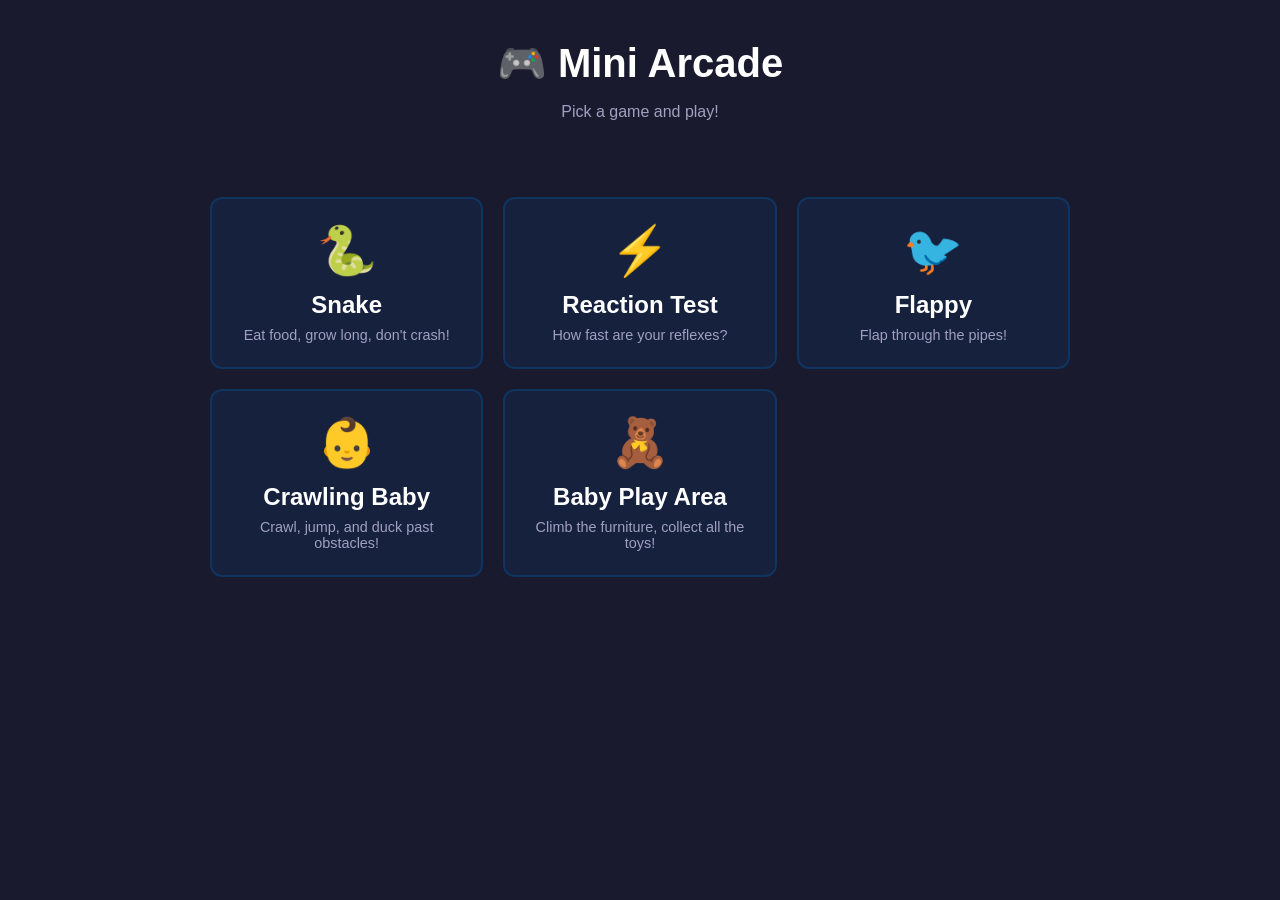
<file: index.html>
<!DOCTYPE html>
<html>
<head>
  <meta charset="UTF-8">
  <meta name="viewport" content="width=device-width, initial-scale=1.0">
  <title>Mini Arcade</title>
  <link rel="stylesheet" href="style.css">
</head>
<body>
  <header>
    <h1>🎮 Mini Arcade</h1>
    <p>Pick a game and play!</p>
  </header>

  <main class="game-grid">
    <a href="games/snake.html" class="game-card">
      <div class="game-icon">🐍</div>
      <h2>Snake</h2>
      <p>Eat food, grow long, don't crash!</p>
    </a>

    <a href="games/reaction.html" class="game-card">
      <div class="game-icon">⚡</div>
      <h2>Reaction Test</h2>
      <p>How fast are your reflexes?</p>
    </a>

    <a href="games/flappy.html" class="game-card">
      <div class="game-icon">🐦</div>
      <h2>Flappy</h2>
      <p>Flap through the pipes!</p>
    </a>

    <a href="games/flappy-baby.html" class="game-card">
      <div class="game-icon">👶</div>
      <h2>Crawling Baby</h2>
      <p>Crawl, jump, and duck past obstacles!</p>
    </a>

    <a href="games/baby-play-area.html" class="game-card">
      <div class="game-icon">🧸</div>
      <h2>Baby Play Area</h2>
      <p>Climb the furniture, collect all the toys!</p>
    </a>

    <!-- Add new game cards here -->
  </main>
</body>
</html>
</file>
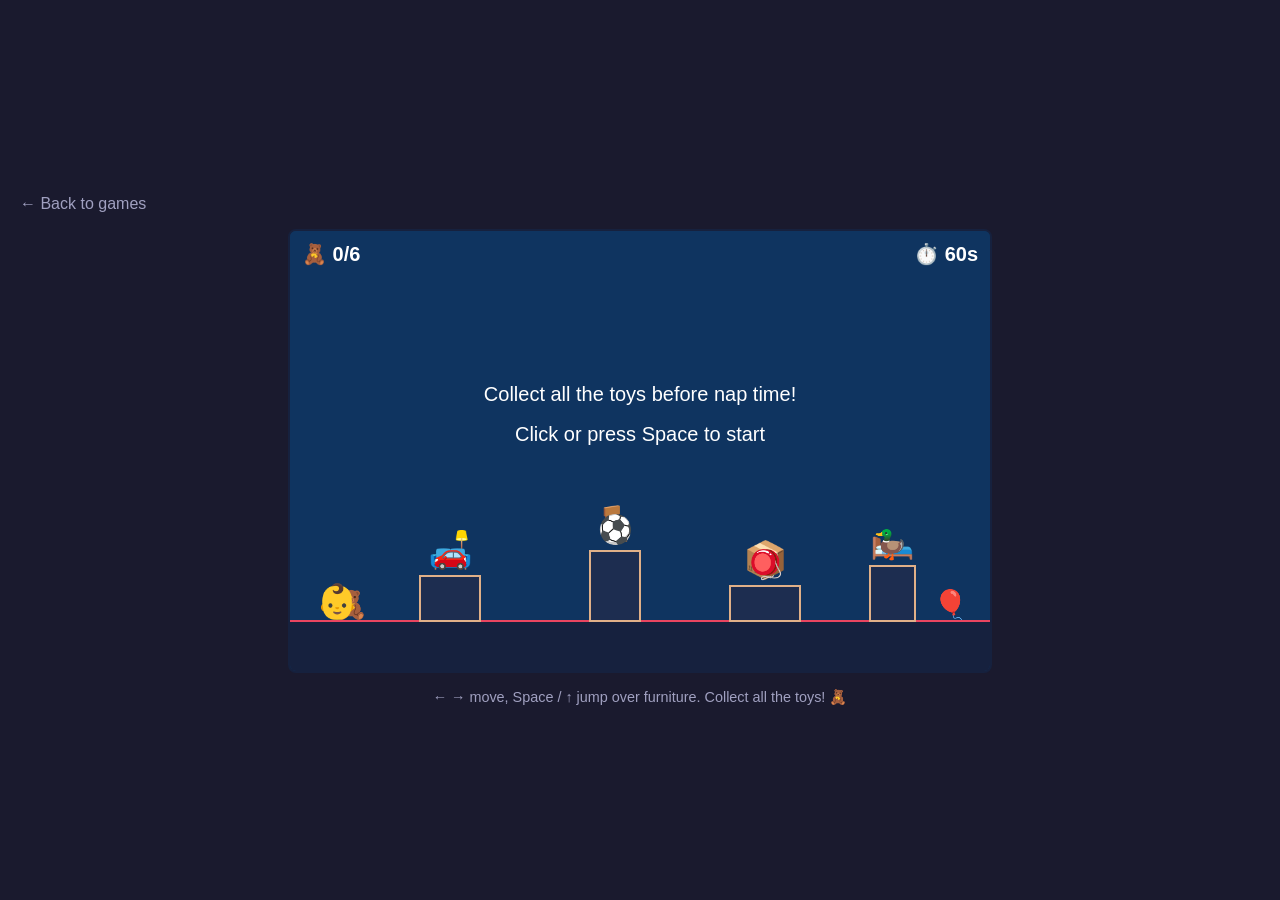
<file: games/baby-play-area.html>
<!DOCTYPE html>
<html>
<head>
  <meta charset="UTF-8">
  <meta name="viewport" content="width=device-width, initial-scale=1.0">
  <title>Baby Play Area - Mini Arcade</title>
  <link rel="stylesheet" href="../style.css">
</head>
<body class="game-body">
  <a href="../index.html" class="back-link">← Back to games</a>
  <canvas id="game" width="700" height="440"></canvas>
  <p class="hint">← → move, Space / ↑ jump over furniture. Collect all the toys! 🧸</p>
  <script>
    const canvas = document.getElementById('game');
    const ctx = canvas.getContext('2d');

    // Game constants
    const GRAVITY = 0.7;
    const JUMP = -13;
    const MOVE_SPEED = 4;
    const FLOOR_Y = canvas.height - 50;
    const BABY_W = 34;
    const BABY_H = 34;

    // Obstacles (furniture to climb over)
    const OBSTACLES = [
      { x: 130, w: 60, h: 45, label: '🛋️' },  // couch
      { x: 300, w: 50, h: 70, label: '🪑' },  // chair stack
      { x: 440, w: 70, h: 35, label: '📦' },  // toy box
      { x: 580, w: 45, h: 55, label: '🛏️' },  // bed
    ];

    // Toys to collect (some up high, need jumping off furniture)
    const TOYS_START = [
      { x: 60, y: FLOOR_Y - 15, emoji: '🧸' },
      { x: 160, y: FLOOR_Y - 45 - 20, emoji: '🚗' },   // on the couch
      { x: 325, y: FLOOR_Y - 70 - 20, emoji: '⚽' },   // on the chair
      { x: 475, y: FLOOR_Y - 35 - 20, emoji: '🪀' },   // on the toy box
      { x: 600, y: FLOOR_Y - 55 - 20, emoji: '🦆' },   // on the bed
      { x: 660, y: FLOOR_Y - 15, emoji: '🎈' },
    ];
    const TOY_R = 14;

    // Game state
    let baby, toys, collected, timeLeft, lastTime;
    let state = 'start'; // start → playing → won → lost
    const keys = {};

    function reset() {
      baby = { x: 30, y: FLOOR_Y - BABY_H, vy: 0, onGround: true };
      toys = TOYS_START.map(t => ({ ...t }));
      collected = 0;
      timeLeft = 60;
      lastTime = null;
    }

    function startOrRestart() {
      if (state !== 'playing') {
        reset();
        state = 'playing';
      }
    }

    document.addEventListener('keydown', (e) => {
      if (['Space', 'ArrowUp', 'ArrowDown', 'ArrowLeft', 'ArrowRight'].includes(e.code)) {
        e.preventDefault();
      }
      keys[e.code] = true;
      if (state !== 'playing' && (e.code === 'Space' || e.code === 'Enter')) startOrRestart();
    });
    document.addEventListener('keyup', (e) => { keys[e.code] = false; });
    canvas.addEventListener('click', startOrRestart);

    function babyBox() {
      return { left: baby.x, right: baby.x + BABY_W, top: baby.y, bottom: baby.y + BABY_H };
    }

    function update(dt) {
      if (state !== 'playing') return;

      // Timer
      timeLeft -= dt;
      if (timeLeft <= 0) {
        timeLeft = 0;
        state = 'lost';
        return;
      }

      // Horizontal movement
      if (keys['ArrowLeft']) baby.x -= MOVE_SPEED;
      if (keys['ArrowRight']) baby.x += MOVE_SPEED;
      baby.x = Math.max(0, Math.min(canvas.width - BABY_W, baby.x));

      // Jump
      if ((keys['Space'] || keys['ArrowUp']) && baby.onGround) {
        baby.vy = JUMP;
        baby.onGround = false;
      }

      // Gravity
      baby.vy += GRAVITY;
      baby.y += baby.vy;

      // Land on floor
      if (baby.y + BABY_H >= FLOOR_Y) {
        baby.y = FLOOR_Y - BABY_H;
        baby.vy = 0;
        baby.onGround = true;
      }

      // Furniture collisions: land on top, block from sides
      const bb = babyBox();
      for (const ob of OBSTACLES) {
        const top = FLOOR_Y - ob.h;
        const overlapX = bb.right > ob.x && bb.left < ob.x + ob.w;
        if (!overlapX) continue;

        const falling = baby.vy >= 0;
        const feetNearTop = bb.bottom <= top + 12;
        if (falling && feetNearTop && bb.bottom > top) {
          // Land on top
          baby.y = top - BABY_H;
          baby.vy = 0;
          baby.onGround = true;
        } else if (bb.bottom > top + 12 && bb.top < FLOOR_Y) {
          // Push out sideways
          if (baby.x + BABY_W / 2 < ob.x + ob.w / 2) {
            baby.x = ob.x - BABY_W;
          } else {
            baby.x = ob.x + ob.w;
          }
        }
      }

      // Collect toys
      const cx = baby.x + BABY_W / 2;
      const cy = baby.y + BABY_H / 2;
      for (const toy of toys) {
        if (!toy.got && Math.hypot(toy.x - cx, toy.y - cy) < TOY_R + BABY_W / 2) {
          toy.got = true;
          collected++;
        }
      }
      if (collected === toys.length) state = 'won';
    }

    function draw() {
      // Room
      ctx.fillStyle = '#0f3460';
      ctx.fillRect(0, 0, canvas.width, canvas.height);

      // Floor
      ctx.fillStyle = '#16213e';
      ctx.fillRect(0, FLOOR_Y, canvas.width, canvas.height - FLOOR_Y);
      ctx.strokeStyle = '#e94560';
      ctx.lineWidth = 2;
      ctx.beginPath();
      ctx.moveTo(0, FLOOR_Y);
      ctx.lineTo(canvas.width, FLOOR_Y);
      ctx.stroke();

      // Furniture
      ctx.font = '36px "Segoe UI", sans-serif';
      ctx.textAlign = 'center';
      ctx.textBaseline = 'bottom';
      for (const ob of OBSTACLES) {
        ctx.fillStyle = '#1d2d50';
        ctx.fillRect(ob.x, FLOOR_Y - ob.h, ob.w, ob.h);
        ctx.strokeStyle = '#e0b088';
        ctx.lineWidth = 2;
        ctx.strokeRect(ob.x, FLOOR_Y - ob.h, ob.w, ob.h);
        ctx.fillText(ob.label, ob.x + ob.w / 2, FLOOR_Y - ob.h - 6);
      }

      // Toys
      ctx.font = `${TOY_R * 2}px "Segoe UI", sans-serif`;
      ctx.textBaseline = 'middle';
      for (const toy of toys) {
        if (!toy.got) ctx.fillText(toy.emoji, toy.x, toy.y);
      }

      // Baby
      ctx.font = `${BABY_W}px "Segoe UI", sans-serif`;
      ctx.fillText('👶', baby.x + BABY_W / 2, baby.y + BABY_H / 2);

      // HUD
      ctx.fillStyle = 'white';
      ctx.font = 'bold 20px "Segoe UI", sans-serif';
      ctx.textAlign = 'left';
      ctx.textBaseline = 'alphabetic';
      ctx.fillText(`🧸 ${collected}/${toys.length}`, 12, 30);
      ctx.textAlign = 'right';
      ctx.fillText(`⏱️ ${Math.ceil(timeLeft)}s`, canvas.width - 12, 30);

      // Overlays
      ctx.textAlign = 'center';
      if (state === 'start') {
        ctx.font = '20px "Segoe UI", sans-serif';
        ctx.fillText('Collect all the toys before nap time!', canvas.width / 2, canvas.height / 2 - 50);
        ctx.fillText('Click or press Space to start', canvas.width / 2, canvas.height / 2 - 10);
      } else if (state === 'won') {
        ctx.font = 'bold 32px "Segoe UI", sans-serif';
        ctx.fillText('🎉 All toys collected!', canvas.width / 2, canvas.height / 2 - 40);
        ctx.font = '20px "Segoe UI", sans-serif';
        ctx.fillText('Click or press Space to play again', canvas.width / 2, canvas.height / 2);
      } else if (state === 'lost') {
        ctx.font = 'bold 32px "Segoe UI", sans-serif';
        ctx.fillText('😴 Nap time!', canvas.width / 2, canvas.height / 2 - 40);
        ctx.font = '20px "Segoe UI", sans-serif';
        ctx.fillText(`You found ${collected}/${toys.length} toys`, canvas.width / 2, canvas.height / 2);
        ctx.fillText('Click or press Space to try again', canvas.width / 2, canvas.height / 2 + 30);
      }
    }

    function loop(timestamp) {
      if (lastTime === null) lastTime = timestamp;
      const dt = Math.min((timestamp - lastTime) / 1000, 0.1);
      lastTime = timestamp;
      update(dt);
      draw();
      requestAnimationFrame(loop);
    }

    reset();
    requestAnimationFrame(loop);
  </script>
</body>
</html>
</file>
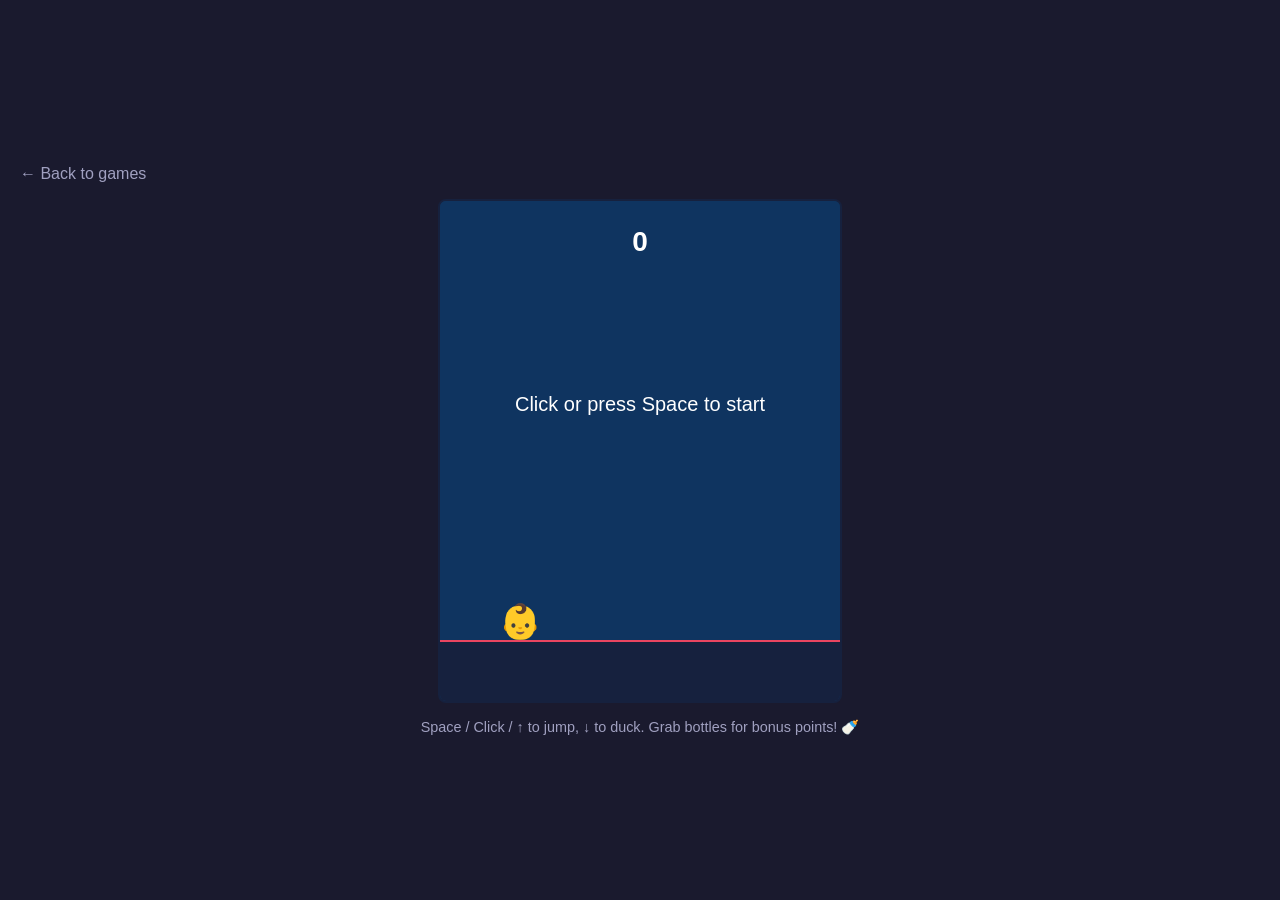
<file: games/flappy-baby.html>
<!DOCTYPE html>
<html>
<head>
  <meta charset="UTF-8">
  <meta name="viewport" content="width=device-width, initial-scale=1.0">
  <title>Crawling Baby - Mini Arcade</title>
  <link rel="stylesheet" href="../style.css">
</head>
<body class="game-body">
  <a href="../index.html" class="back-link">← Back to games</a>
  <canvas id="game" width="400" height="500"></canvas>
  <p class="hint">Space / Click / ↑ to jump, ↓ to duck. Grab bottles for bonus points! 🍼</p>
  <script>
    const canvas = document.getElementById('game');
    const ctx = canvas.getContext('2d');

    // Game constants
    const GRAVITY = 0.7;
    const JUMP = -13;
    const FLOOR_Y = canvas.height - 60;
    const SPEED = 3.5;
    const OBSTACLE_SPACING = 260;
    const BABY_X = 80;
    const BABY_SIZE = 34;      // emoji font size, used for hitbox too
    const DUCK_SIZE = 22;      // smaller hitbox while ducking
    const BOTTLE_R = 12;

    // Obstacle types
    const TABLE = { w: 46, h: 52, kind: 'table' };   // jump over
    const GATE = { w: 34, kind: 'gate' };            // duck under (hovers above floor)
    const GATE_CLEARANCE = 30;                       // gap between floor and gate bottom

    // Game state
    let baby, obstacles, bottles, score, best = 0;
    let state = 'start'; // start → playing → over

    function reset() {
      baby = { y: FLOOR_Y, vy: 0, ducking: false };
      obstacles = [];
      bottles = [];
      score = 0;
    }

    function startOrRestart() {
      if (state === 'start' || state === 'over') {
        state = 'playing';
        reset();
      }
    }

    function jump() {
      if (state !== 'playing') return startOrRestart();
      if (baby.y >= FLOOR_Y) {
        baby.ducking = false;
        baby.vy = JUMP;
      }
    }

    function setDuck(on) {
      if (state !== 'playing') return;
      baby.ducking = on && baby.y >= FLOOR_Y;
    }

    canvas.addEventListener('mousedown', jump);
    canvas.addEventListener('touchstart', (e) => { e.preventDefault(); jump(); });
    document.addEventListener('keydown', (e) => {
      if (e.code === 'Space' || e.code === 'ArrowUp') {
        e.preventDefault();
        jump();
      } else if (e.code === 'ArrowDown') {
        e.preventDefault();
        setDuck(true);
      }
    });
    document.addEventListener('keyup', (e) => {
      if (e.code === 'ArrowDown') setDuck(false);
    });

    function spawnObstacle() {
      const isGate = Math.random() < 0.5;
      if (isGate) {
        obstacles.push({ x: canvas.width, ...GATE, y: FLOOR_Y - GATE_CLEARANCE - 110, h: 110 });
      } else {
        obstacles.push({ x: canvas.width, ...TABLE, y: FLOOR_Y - TABLE.h });
      }
      // Occasionally float a bottle above the floor between obstacles
      if (Math.random() < 0.4) {
        bottles.push({
          x: canvas.width + OBSTACLE_SPACING / 2,
          y: FLOOR_Y - 40 - Math.random() * 60,
        });
      }
    }

    function babyHitbox() {
      const size = baby.ducking ? DUCK_SIZE : BABY_SIZE;
      return {
        left: BABY_X - size / 2,
        right: BABY_X + size / 2,
        top: baby.y - size,
        bottom: baby.y,
      };
    }

    function update() {
      if (state !== 'playing') return;

      // Baby physics (jump arc, always returns to floor)
      baby.vy += GRAVITY;
      baby.y += baby.vy;
      if (baby.y > FLOOR_Y) {
        baby.y = FLOOR_Y;
        baby.vy = 0;
      }

      // Spawn obstacles
      if (obstacles.length === 0 || obstacles[obstacles.length - 1].x < canvas.width - OBSTACLE_SPACING) {
        spawnObstacle();
      }

      // Move obstacles + score
      for (const ob of obstacles) {
        ob.x -= SPEED;
        if (!ob.scored && ob.x + ob.w < BABY_X) {
          ob.scored = true;
          score++;
        }
      }
      obstacles = obstacles.filter(o => o.x + o.w > 0);

      // Move bottles + collect (bonus point)
      for (const bottle of bottles) {
        bottle.x -= SPEED;
        const hb = babyHitbox();
        if (
          bottle.x + BOTTLE_R > hb.left && bottle.x - BOTTLE_R < hb.right &&
          bottle.y + BOTTLE_R > hb.top && bottle.y - BOTTLE_R < hb.bottom
        ) {
          bottle.collected = true;
          score++;
        }
      }
      bottles = bottles.filter(b => !b.collected && b.x + BOTTLE_R > 0);

      // Collisions
      const hb = babyHitbox();
      for (const ob of obstacles) {
        const hit =
          hb.right > ob.x && hb.left < ob.x + ob.w &&
          hb.bottom > ob.y && hb.top < ob.y + ob.h;
        if (hit) return gameOver();
      }
    }

    function gameOver() {
      state = 'over';
      best = Math.max(best, score);
    }

    function draw() {
      // Sky
      ctx.fillStyle = '#0f3460';
      ctx.fillRect(0, 0, canvas.width, canvas.height);

      // Floor
      ctx.fillStyle = '#16213e';
      ctx.fillRect(0, FLOOR_Y, canvas.width, canvas.height - FLOOR_Y);
      ctx.strokeStyle = '#e94560';
      ctx.lineWidth = 2;
      ctx.beginPath();
      ctx.moveTo(0, FLOOR_Y);
      ctx.lineTo(canvas.width, FLOOR_Y);
      ctx.stroke();

      // Obstacles
      for (const ob of obstacles) {
        if (ob.kind === 'table') {
          // Wooden table: top + legs
          ctx.fillStyle = '#e0b088';
          ctx.fillRect(ob.x, ob.y, ob.w, 10);
          ctx.fillRect(ob.x + 4, ob.y + 10, 6, ob.h - 10);
          ctx.fillRect(ob.x + ob.w - 10, ob.y + 10, 6, ob.h - 10);
        } else {
          // Baby gate hovering above the floor
          ctx.fillStyle = '#e0b088';
          ctx.fillRect(ob.x, ob.y, ob.w, ob.h);
          ctx.fillStyle = '#0f3460';
          for (let y = ob.y + 10; y < ob.y + ob.h - 8; y += 16) {
            ctx.fillRect(ob.x + 4, y, ob.w - 8, 6);
          }
        }
      }

      // Bottles
      ctx.font = `${BOTTLE_R * 2}px "Segoe UI", sans-serif`;
      ctx.textAlign = 'center';
      ctx.textBaseline = 'middle';
      for (const bottle of bottles) {
        ctx.fillText('🍼', bottle.x, bottle.y);
      }

      // Baby (squashed while ducking = crawling low)
      ctx.font = `${BABY_SIZE}px "Segoe UI", sans-serif`;
      if (baby.ducking) {
        ctx.save();
        ctx.translate(BABY_X, baby.y - DUCK_SIZE / 2);
        ctx.scale(1, 0.65);
        ctx.fillText('👶', 0, 0);
        ctx.restore();
      } else {
        ctx.fillText('👶', BABY_X, baby.y - BABY_SIZE / 2);
      }

      // Score
      ctx.fillStyle = 'white';
      ctx.font = 'bold 28px "Segoe UI", sans-serif';
      ctx.textBaseline = 'alphabetic';
      ctx.fillText(score, canvas.width / 2, 50);

      // Overlays
      if (state === 'start') {
        ctx.font = '20px "Segoe UI", sans-serif';
        ctx.fillText('Click or press Space to start', canvas.width / 2, canvas.height / 2 - 40);
      } else if (state === 'over') {
        ctx.font = 'bold 32px "Segoe UI", sans-serif';
        ctx.fillText('Game Over', canvas.width / 2, canvas.height / 2 - 50);
        ctx.font = '20px "Segoe UI", sans-serif';
        ctx.fillText(`Score: ${score}   Best: ${best}`, canvas.width / 2, canvas.height / 2 - 10);
        ctx.fillText('Click or press Space to restart', canvas.width / 2, canvas.height / 2 + 30);
      }
    }

    function loop() {
      update();
      draw();
      requestAnimationFrame(loop);
    }

    reset();
    loop();
  </script>
</body>
</html>
</file>
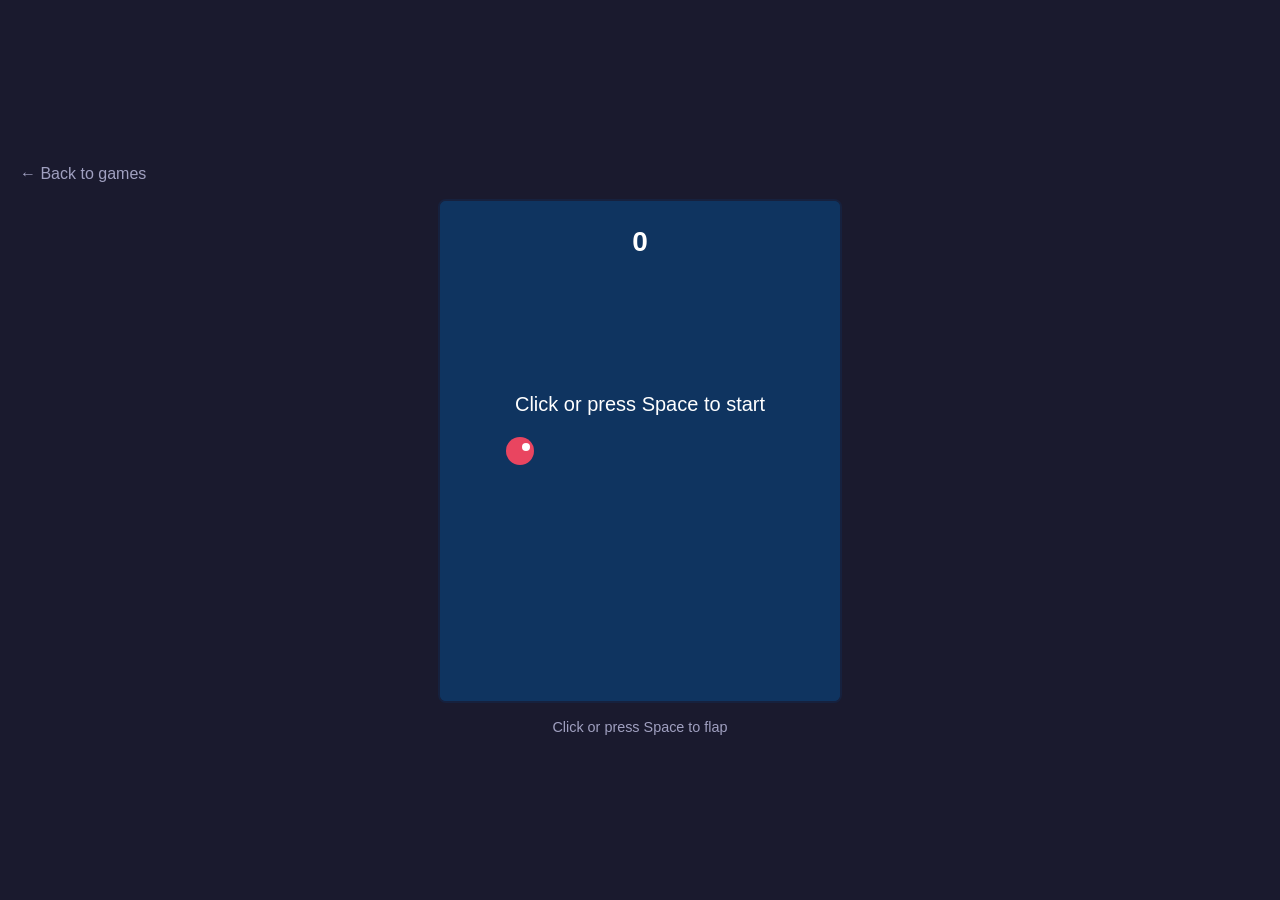
<file: games/flappy.html>
<!DOCTYPE html>
<html>
<head>
  <meta charset="UTF-8">
  <meta name="viewport" content="width=device-width, initial-scale=1.0">
  <title>Flappy - Mini Arcade</title>
  <link rel="stylesheet" href="../style.css">
</head>
<body class="game-body">
  <a href="../index.html" class="back-link">← Back to games</a>
  <canvas id="game" width="400" height="500"></canvas>
  <p class="hint">Click or press Space to flap</p>
  <script>
    const canvas = document.getElementById('game');
    const ctx = canvas.getContext('2d');

    // Game constants
    const GRAVITY = 0.5;
    const FLAP = -8;
    const PIPE_WIDTH = 60;
    const PIPE_GAP = 150;
    const PIPE_SPACING = 220;
    const PIPE_SPEED = 2.5;
    const BIRD_X = 80;
    const BIRD_R = 14;

    // Game state
    let bird, pipes, score, best = 0;
    let state = 'start'; // start → playing → over

    function reset() {
      bird = { y: canvas.height / 2, vy: 0 };
      pipes = [];
      score = 0;
    }

    function flap() {
      if (state === 'start') {
        state = 'playing';
        reset();
        bird.vy = FLAP;
      } else if (state === 'playing') {
        bird.vy = FLAP;
      } else if (state === 'over') {
        state = 'start';
      }
    }

    canvas.addEventListener('click', flap);
    document.addEventListener('keydown', (e) => {
      if (e.code === 'Space') {
        e.preventDefault();
        flap();
      }
    });

    function spawnPipe() {
      const gapY = 80 + Math.random() * (canvas.height - 160 - PIPE_GAP);
      pipes.push({ x: canvas.width, gapY });
    }

    function update() {
      if (state !== 'playing') return;

      // Bird physics
      bird.vy += GRAVITY;
      bird.y += bird.vy;

      // Spawn pipes
      if (pipes.length === 0 || pipes[pipes.length - 1].x < canvas.width - PIPE_SPACING) {
        spawnPipe();
      }

      // Move pipes + score
      for (const pipe of pipes) {
        pipe.x -= PIPE_SPEED;
        if (!pipe.scored && pipe.x + PIPE_WIDTH < BIRD_X) {
          pipe.scored = true;
          score++;
        }
      }
      pipes = pipes.filter(p => p.x + PIPE_WIDTH > 0);

      // Collisions
      const floor = canvas.height - BIRD_R;
      if (bird.y > floor || bird.y < BIRD_R) return gameOver();
      for (const pipe of pipes) {
        const inX = BIRD_X + BIRD_R > pipe.x && BIRD_X - BIRD_R < pipe.x + PIPE_WIDTH;
        const inGap = bird.y - BIRD_R > pipe.gapY && bird.y + BIRD_R < pipe.gapY + PIPE_GAP;
        if (inX && !inGap) return gameOver();
      }
    }

    function gameOver() {
      state = 'over';
      best = Math.max(best, score);
    }

    function draw() {
      // Sky
      ctx.fillStyle = '#0f3460';
      ctx.fillRect(0, 0, canvas.width, canvas.height);

      // Pipes
      ctx.fillStyle = '#16c79a';
      for (const pipe of pipes) {
        ctx.fillRect(pipe.x, 0, PIPE_WIDTH, pipe.gapY);
        ctx.fillRect(pipe.x, pipe.gapY + PIPE_GAP, PIPE_WIDTH, canvas.height - pipe.gapY - PIPE_GAP);
      }

      // Bird
      ctx.fillStyle = '#e94560';
      ctx.beginPath();
      ctx.arc(BIRD_X, bird.y, BIRD_R, 0, Math.PI * 2);
      ctx.fill();
      // Eye
      ctx.fillStyle = 'white';
      ctx.beginPath();
      ctx.arc(BIRD_X + 6, bird.y - 4, 4, 0, Math.PI * 2);
      ctx.fill();

      // Score
      ctx.fillStyle = 'white';
      ctx.font = 'bold 28px "Segoe UI", sans-serif';
      ctx.textAlign = 'center';
      ctx.fillText(score, canvas.width / 2, 50);

      // Overlays
      if (state === 'start') {
        ctx.font = '20px "Segoe UI", sans-serif';
        ctx.fillText('Click or press Space to start', canvas.width / 2, canvas.height / 2 - 40);
      } else if (state === 'over') {
        ctx.font = 'bold 32px "Segoe UI", sans-serif';
        ctx.fillText('Game Over', canvas.width / 2, canvas.height / 2 - 50);
        ctx.font = '20px "Segoe UI", sans-serif';
        ctx.fillText(`Score: ${score}   Best: ${best}`, canvas.width / 2, canvas.height / 2 - 10);
        ctx.fillText('Click or press Space to restart', canvas.width / 2, canvas.height / 2 + 30);
      }
    }

    function loop() {
      update();
      draw();
      requestAnimationFrame(loop);
    }

    reset();
    loop();
  </script>
</body>
</html>
</file>
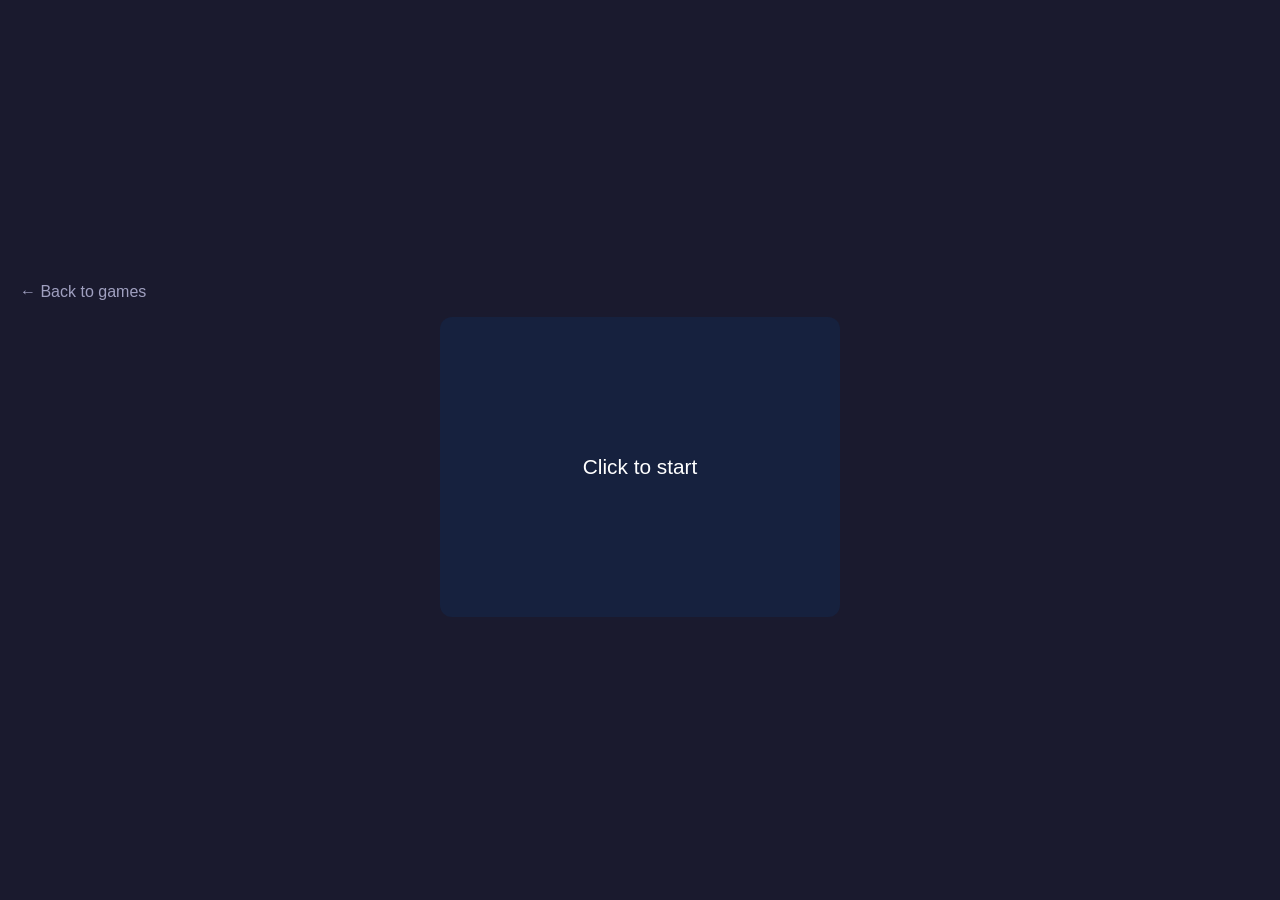
<file: games/reaction.html>
<!DOCTYPE html>
<html>
<head>
  <meta charset="UTF-8">
  <meta name="viewport" content="width=device-width, initial-scale=1.0">
  <title>Reaction Test - Mini Arcade</title>
  <link rel="stylesheet" href="../style.css">
</head>
<body class="game-body">
  <a href="../index.html" class="back-link">← Back to games</a>
  <div id="box" class="reaction-box">
    <p id="message">Click to start</p>
  </div>
  <script>
    const box = document.getElementById('box');
    const message = document.getElementById('message');
    let state = 'idle'; // idle → waiting → ready → result
    let timeout, startTime;

    box.addEventListener('click', () => {
      if (state === 'idle' || state === 'result') {
        state = 'waiting';
        box.style.background = '#e94560';
        message.textContent = 'Wait for green...';
        timeout = setTimeout(() => {
          state = 'ready';
          box.style.background = '#16c79a';
          message.textContent = 'CLICK NOW!';
          startTime = performance.now();
        }, 1000 + Math.random() * 3000);
      } else if (state === 'waiting') {
        clearTimeout(timeout);
        state = 'result';
        box.style.background = '#16213e';
        message.textContent = 'Too soon! Click to try again.';
      } else if (state === 'ready') {
        const time = Math.round(performance.now() - startTime);
        state = 'result';
        box.style.background = '#16213e';
        message.textContent = `${time} ms — Click to play again`;
      }
    });
  </script>
</body>
</html>
</file>
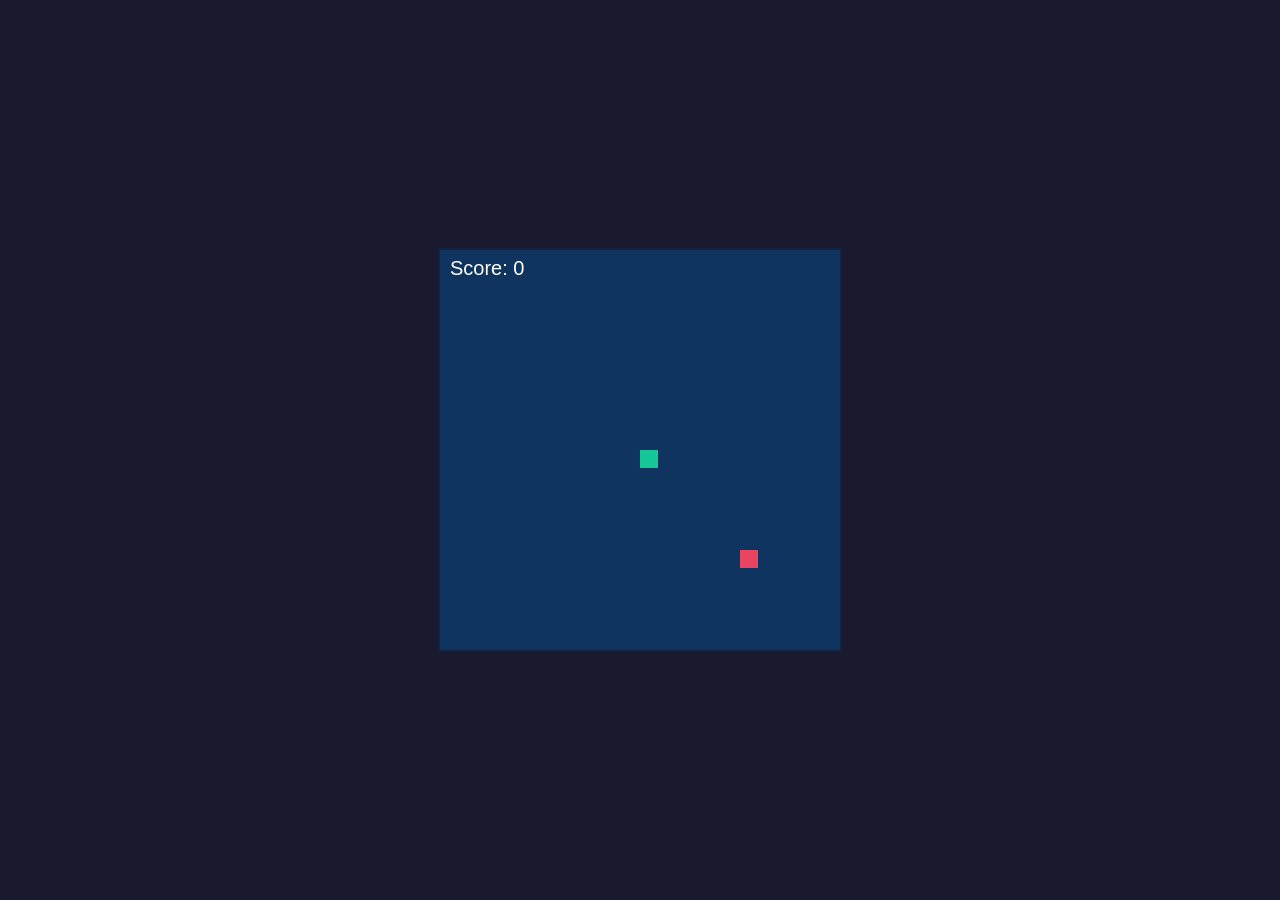
<file: games/snake.html>
<!DOCTYPE html>
<html>
<head>
  <title>Snake</title>
  <style>
    body {
      display: flex;
      justify-content: center;
      align-items: center;
      height: 100vh;
      margin: 0;
      background: #1a1a2e;
      font-family: sans-serif;
    }
    canvas { background: #0f3460; border: 2px solid #16213e; }
  </style>
</head>
<body>
  <canvas id="game" width="400" height="400"></canvas>
  <script>
    const canvas = document.getElementById('game');
    const ctx = canvas.getContext('2d');
    const grid = 20;
    const tiles = canvas.width / grid;

    let snake = [{ x: 10, y: 10 }];
    let velocity = { x: 0, y: 0 };
    let food = { x: 15, y: 15 };
    let score = 0;

    document.addEventListener('keydown', (e) => {
      const moves = {
        ArrowUp:    { x: 0, y: -1 },
        ArrowDown:  { x: 0, y: 1 },
        ArrowLeft:  { x: -1, y: 0 },
        ArrowRight: { x: 1, y: 0 },
      };
      const move = moves[e.key];
      // Prevent reversing into yourself
      if (move && !(move.x === -velocity.x && move.y === -velocity.y)) {
        velocity = move;
      }
    });

    function gameLoop() {
      const head = { x: snake[0].x + velocity.x, y: snake[0].y + velocity.y };
      snake.unshift(head);

      // Eat food → grow; otherwise remove tail
      if (head.x === food.x && head.y === food.y) {
        score++;
        food = {
          x: Math.floor(Math.random() * tiles),
          y: Math.floor(Math.random() * tiles),
        };
      } else {
        snake.pop();
      }

      // Collision with walls or self → restart
      const hitWall = head.x < 0 || head.x >= tiles || head.y < 0 || head.y >= tiles;
      const hitSelf = snake.slice(1).some(s => s.x === head.x && s.y === head.y);
      if (hitWall || hitSelf) {
        snake = [{ x: 10, y: 10 }];
        velocity = { x: 0, y: 0 };
        score = 0;
      }

      // Draw everything
      ctx.fillStyle = '#0f3460';
      ctx.fillRect(0, 0, canvas.width, canvas.height);

      ctx.fillStyle = '#e94560';
      ctx.fillRect(food.x * grid, food.y * grid, grid - 2, grid - 2);

      ctx.fillStyle = '#16c79a';
      snake.forEach(s => ctx.fillRect(s.x * grid, s.y * grid, grid - 2, grid - 2));

      ctx.fillStyle = 'white';
      ctx.font = '20px sans-serif';
      ctx.fillText('Score: ' + score, 10, 25);
    }

    setInterval(gameLoop, 100);
  </script>
</body>
</html>
</file>
<file: style.css>
* { box-sizing: border-box; }

body {
  margin: 0;
  font-family: 'Segoe UI', sans-serif;
  background: #1a1a2e;
  color: white;
  min-height: 100vh;
}

header { text-align: center; padding: 40px 20px; }
header h1 { margin: 0; font-size: 2.5rem; }
header p { color: #a0a0c0; }

/* Homepage game cards */
.game-grid {
  display: grid;
  grid-template-columns: repeat(auto-fill, minmax(220px, 1fr));
  gap: 20px;
  max-width: 900px;
  margin: 0 auto;
  padding: 20px;
}

.game-card {
  background: #16213e;
  border: 2px solid #0f3460;
  border-radius: 12px;
  padding: 24px;
  text-align: center;
  text-decoration: none;
  color: white;
  transition: transform 0.15s, border-color 0.15s;
}

.game-card:hover {
  transform: translateY(-4px);
  border-color: #e94560;
}

.game-icon { font-size: 3rem; margin-bottom: 12px; }
.game-card h2 { margin: 0 0 8px; }
.game-card p { margin: 0; color: #a0a0c0; font-size: 0.9rem; }

/* Game pages */
.game-body {
  display: flex;
  flex-direction: column;
  align-items: center;
  justify-content: center;
  gap: 16px;
  padding: 20px;
}

.back-link { color: #a0a0c0; text-decoration: none; align-self: flex-start; }
.back-link:hover { color: #e94560; }

canvas { background: #0f3460; border: 2px solid #16213e; border-radius: 8px; }

.hint { color: #a0a0c0; font-size: 0.9rem; margin: 0; }

.reaction-box {
  width: 400px;
  height: 300px;
  max-width: 90vw;
  background: #16213e;
  border-radius: 12px;
  display: flex;
  align-items: center;
  justify-content: center;
  cursor: pointer;
  user-select: none;
  font-size: 1.3rem;
  text-align: center;
  padding: 20px;
}
</file>
